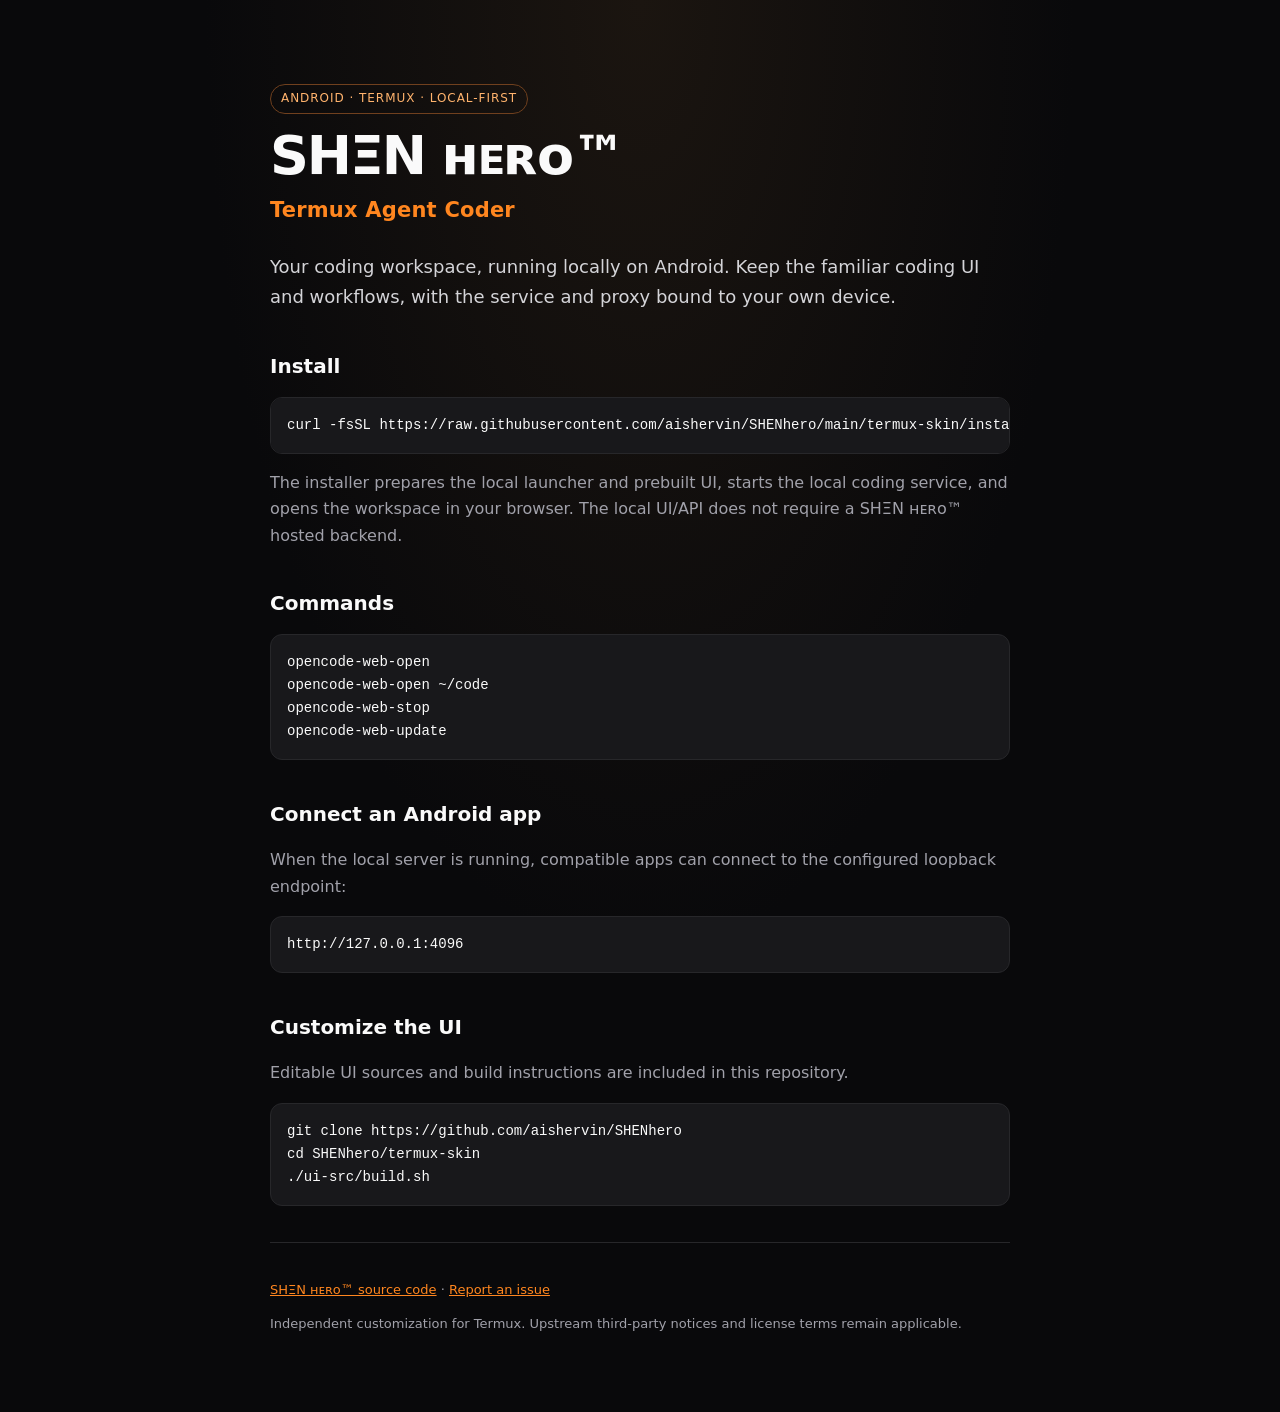
<file: index.html>
<!doctype html>
<html lang="en">
<head>
<meta charset="utf-8">
<meta name="viewport" content="width=device-width, initial-scale=1">
<meta http-equiv="refresh" content="0; url=termux-skin/index.html">
<title>SHΞN ʜᴇʀᴏ™ Termux Agent Coder</title>
<meta name="description" content="SHΞN ʜᴇʀᴏ™ — a locally hosted coding workspace for Android and Termux.">
<link rel="canonical" href="termux-skin/index.html">
<style>
  html,body{height:100%;margin:0}
  body{display:grid;place-items:center;background:#07080d;color:#eef1fb;font-family:Inter,system-ui,sans-serif}
  a{color:#ff8a24}
</style>
</head>
<body>
  <p>Opening <a href="termux-skin/index.html">SHΞN ʜᴇʀᴏ™ Termux Agent Coder</a>…</p>
</body>
</html>
</file>
